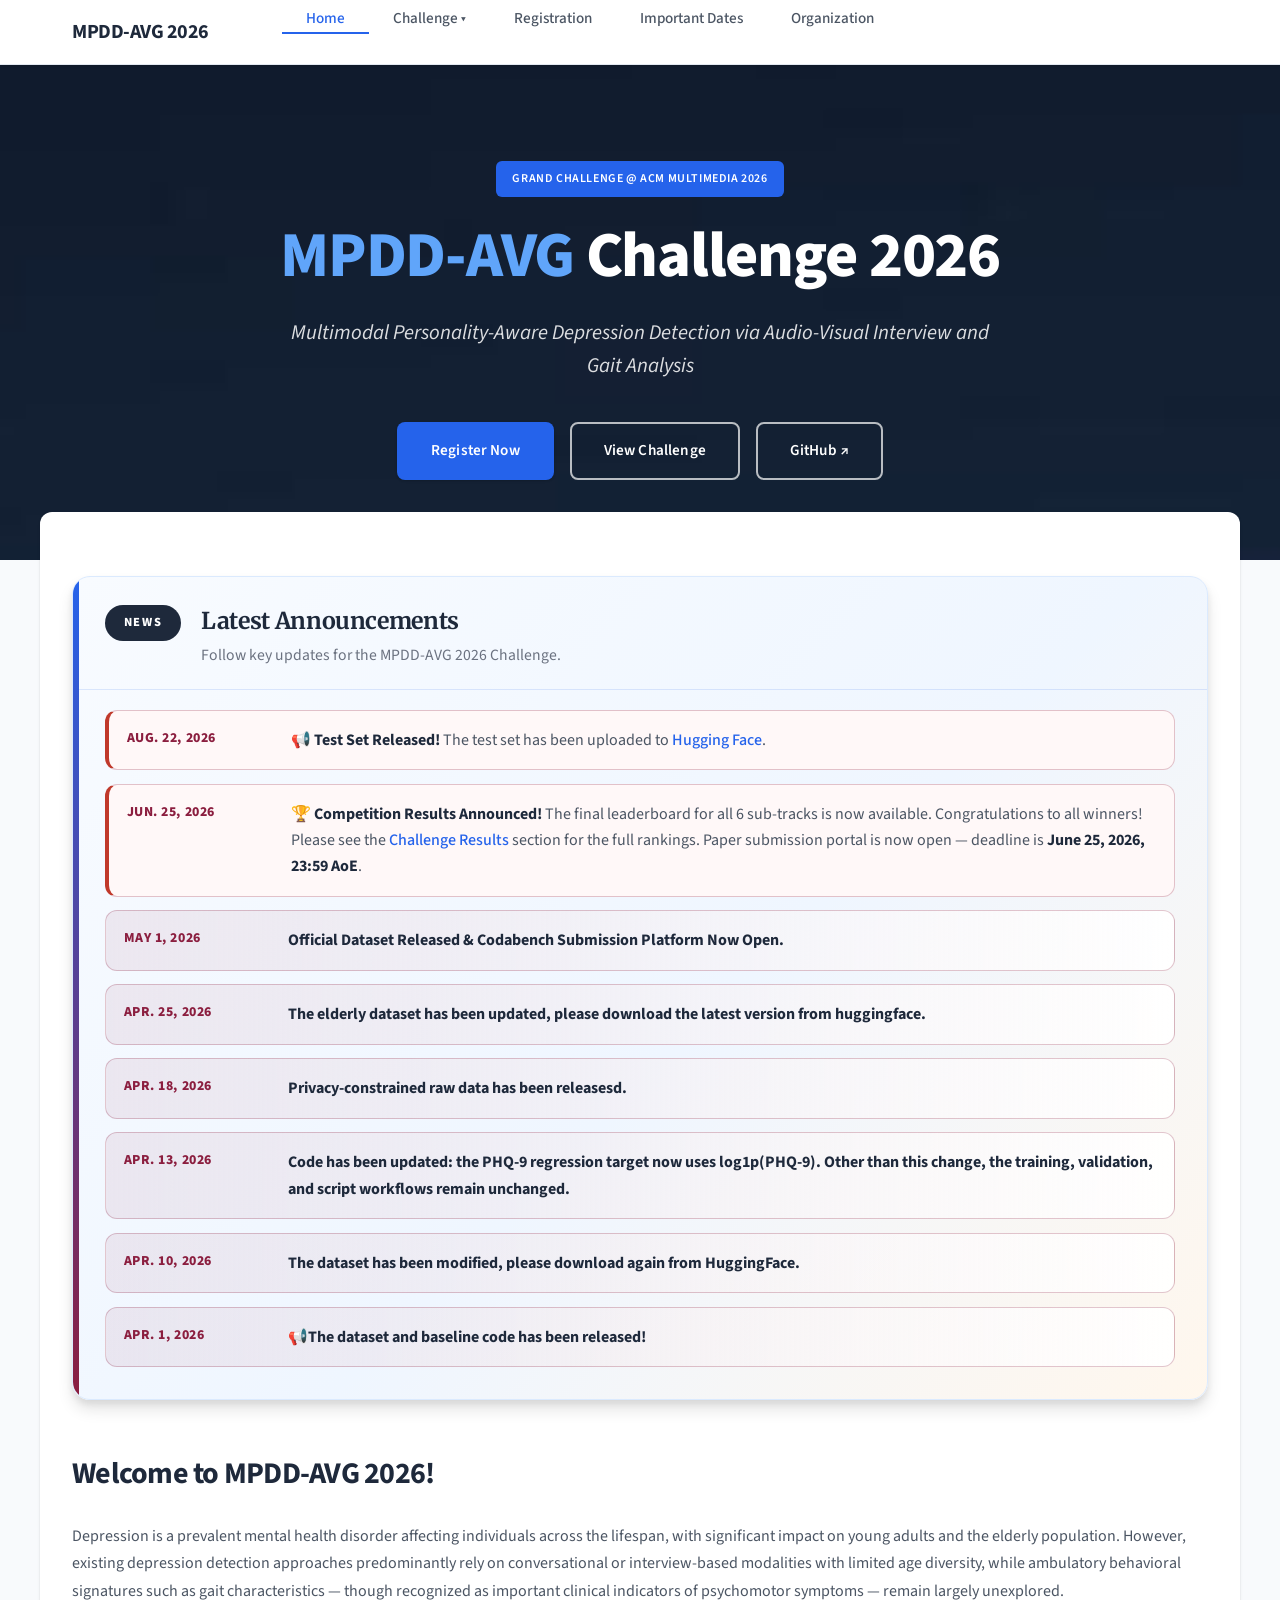
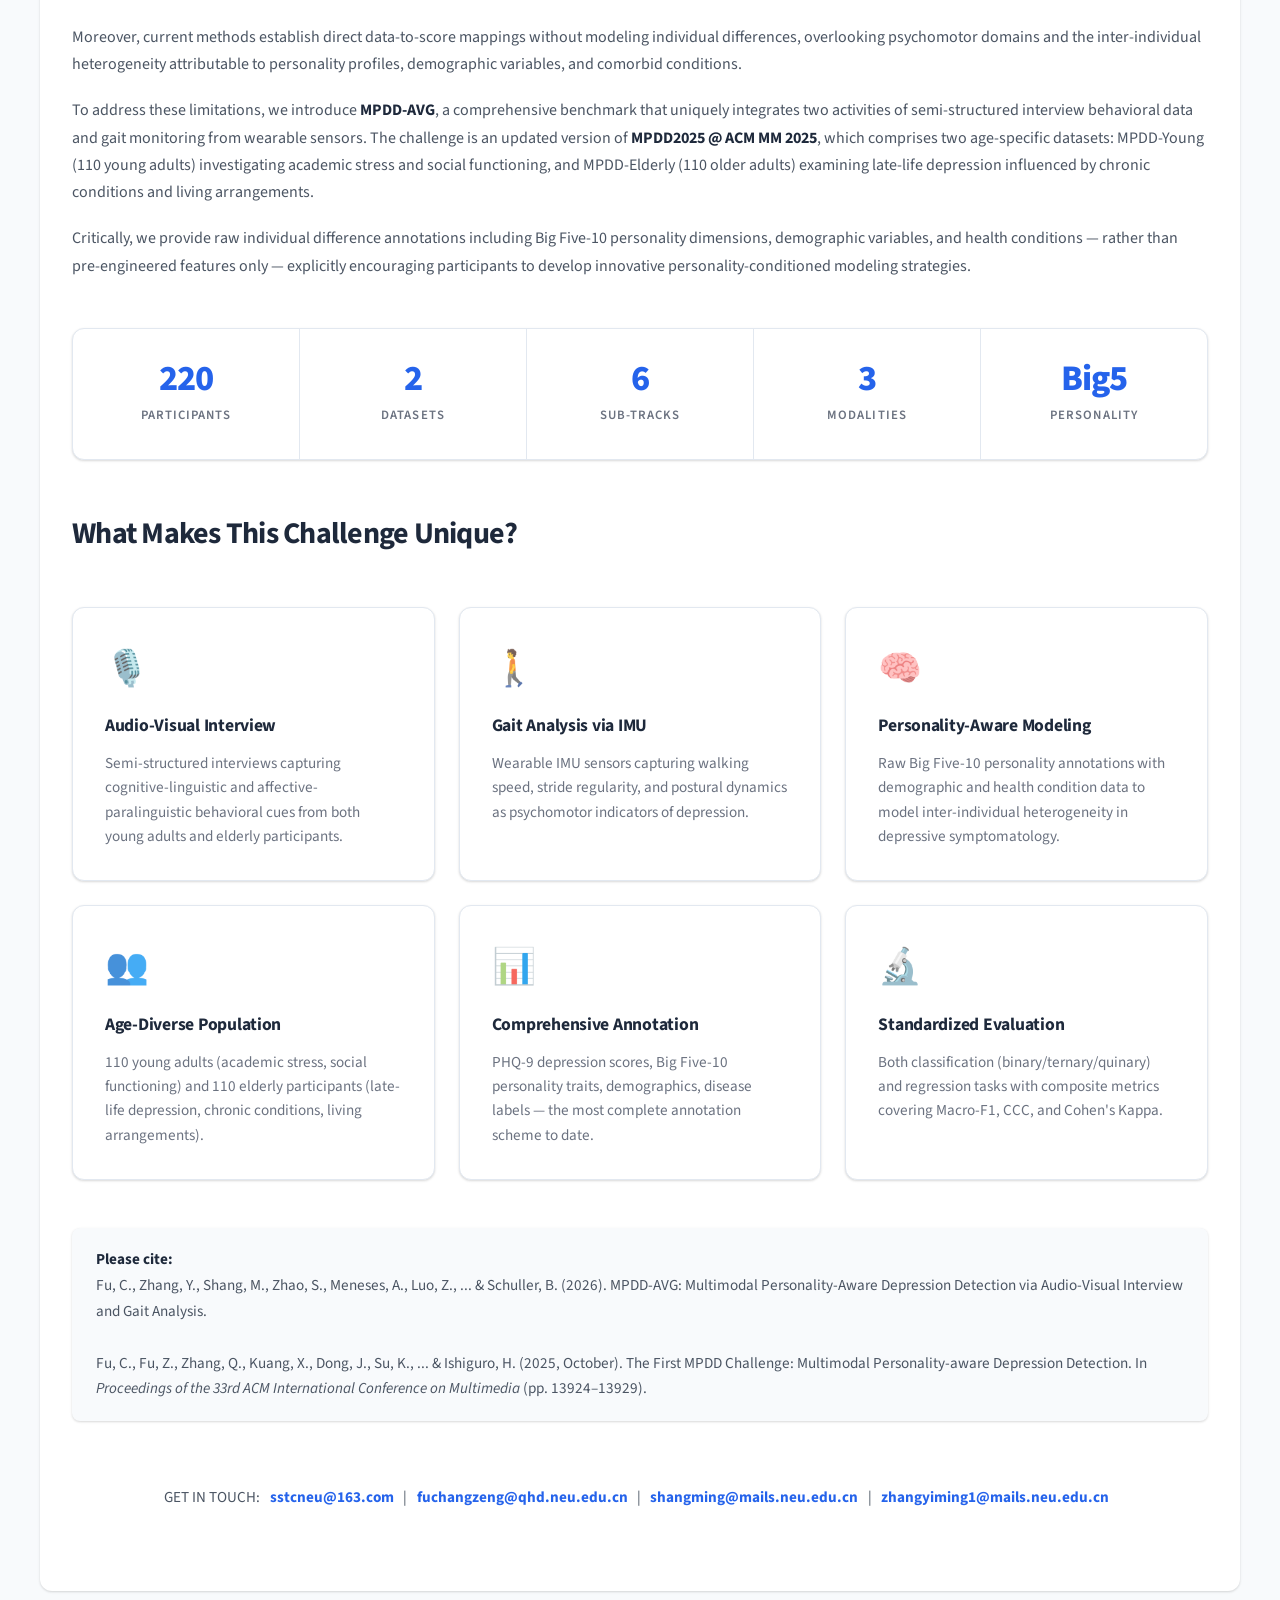
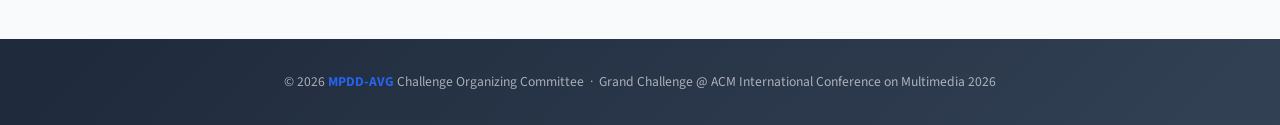
<file: index.html>
<!DOCTYPE html>
<html lang="en">
<head>
  <meta charset="UTF-8"/>
  <meta name="viewport" content="width=device-width, initial-scale=1.0"/>
  <title>MPDD-AVG Challenge @ ACM MM 2026</title>
  <link rel="preconnect" href="https://fonts.googleapis.com">
  <link href="https://fonts.googleapis.com/css2?family=Merriweather:ital,wght@0,400;0,700;1,400&family=Source+Sans+3:wght@400;600;700&family=Source+Code+Pro:wght@400;600&display=swap" rel="stylesheet">
  <link rel="stylesheet" href="style.css">
</head>
<body>

<header>
  <div class="header-inner">
    <a class="site-title" href="index.html">MPDD-AVG 2026</a>
    <button class="hamburger" onclick="document.querySelector('nav').classList.toggle('open')" aria-label="Menu">
      <span></span><span></span><span></span>
    </button>
    <nav>
      <ul>
        <li><a href="index.html" class="active">Home</a></li>
        <li>
          <a href="challenge.html">Challenge ▾</a>
          <ul>
            <li><a href="challenge.html#overview">Overview</a></li>
            <li><a href="challenge.html#dataset">Dataset</a></li>
            <li><a href="challenge.html#tracks">Tracks &amp; Sub-tracks</a></li>
            <li><a href="challenge.html#metrics">Evaluation Metrics</a></li>
            <li><a href="challenge.html#baseline">Baseline &amp; Resources</a></li>
          </ul>
        </li>
        <li><a href="registration.html">Registration</a></li>
        <li><a href="dates.html">Important Dates</a></li>
        <li><a href="organisers.html">Organization</a></li>
      </ul>
    </nav>
  </div>
</header>

<div class="banner" style="background-image: url('imgs/img.png'); background-size: cover; background-position: center; background-repeat: no-repeat;">
  <div class="banner-inner">
    <div class="banner-tag">Grand Challenge @ ACM Multimedia 2026</div>
    <h1><span class="accent">MPDD-AVG</span> Challenge 2026</h1>
    <p>Multimodal Personality-Aware Depression Detection via Audio-Visual Interview and Gait Analysis</p>
    <div class="banner-btns">
      <a href="registration.html" class="btn btn-primary">Register Now</a>
      <a href="challenge.html" class="btn btn-outline-white">View Challenge</a>
      <a href="https://github.com/hacilab/" target="_blank" class="btn btn-outline-white">GitHub ↗</a>
    </div>
  </div>
</div>

<div class="page-wrap">
  <section class="news-panel" aria-labelledby="news-title">
    <div class="news-header">
      <span class="news-kicker">NEWS</span>
      <div>
        <h2 id="news-title">Latest Announcements</h2>
        <p>Follow key updates for the MPDD-AVG 2026 Challenge.</p>
      </div>
    </div>

    <div class="news-list">
      <article class="news-item news-item-featured" style="border-left: 4px solid #c0392b; background: #fff8f8;">
        <time class="news-date" datetime="2026-08-22">Aug. 22, 2026</time>
        <p>
          <strong>📢 Test Set Released!</strong>
          The test set has been uploaded to
          <a href="https://huggingface.co/datasets/chasonfff/MPDD-AVG-2026" target="_blank" rel="noopener noreferrer">Hugging Face</a>.
        </p>
      </article>
      <article class="news-item news-item-featured" style="border-left: 4px solid #c0392b; background: #fff8f8;">
        <time class="news-date" datetime="2026-06-25">Jun. 25, 2026</time>
        <p><strong>🏆 Competition Results Announced!</strong> The final leaderboard for all 6 sub-tracks is now available. Congratulations to all winners! Please see the <a href="challenge.html#results">Challenge Results</a> section for the full rankings. Paper submission portal is now open — deadline is <strong>June 25, 2026, 23:59 AoE</strong>.</p>
      </article>
      <article class="news-item news-item-featured">
        <time class="news-date" datetime="2026-05-01">May 1, 2026</time>
        <p><strong>Official Dataset Released & Codabench Submission Platform Now Open.</strong> </p>
      </article>
      <article class="news-item news-item-featured">
        <time class="news-date" datetime="2026-04-25">Apr. 25, 2026</time>
        <p><strong>The elderly dataset has been updated, please download the latest version from huggingface.</strong> </p>
      </article>
      <article class="news-item news-item-featured">
        <time class="news-date" datetime="2026-04-18">Apr. 18, 2026</time>
        <p><strong>Privacy-constrained raw data has been releasesd. </strong> </p>
      </article>
      <article class="news-item news-item-featured">
        <time class="news-date" datetime="2026-04-13">Apr. 13, 2026</time>
        <p><strong>Code has been updated: the PHQ-9 regression target now uses log1p(PHQ-9). Other than this change, the training, validation, and script workflows remain unchanged. </strong> </p>
      </article>
      <article class="news-item news-item-featured">
        <time class="news-date" datetime="2026-04-10">Apr. 10, 2026</time>
        <p><strong>The dataset has been modified, please download again from HuggingFace.</strong> </p>
      </article>
      <article class="news-item news-item-featured">
        <time class="news-date" datetime="2026-04-10">Apr. 1, 2026</time>
        <p><strong>📢The dataset and baseline code has been released!</strong> </p>
      </article>
    </div>
  </section>

  <h2>Welcome to MPDD-AVG 2026!</h2>

  <p>
    Depression is a prevalent mental health disorder affecting individuals across the lifespan, with significant impact on young adults and the elderly population. However, existing depression detection approaches predominantly rely on conversational or interview-based modalities with limited age diversity, while ambulatory behavioral signatures such as gait characteristics — though recognized as important clinical indicators of psychomotor symptoms — remain largely unexplored.
  </p>
  <p>
    Moreover, current methods establish direct data-to-score mappings without modeling individual differences, overlooking psychomotor domains and the inter-individual heterogeneity attributable to personality profiles, demographic variables, and comorbid conditions.
  </p>
  <p>
    To address these limitations, we introduce <strong>MPDD-AVG</strong>, a comprehensive benchmark that uniquely integrates two activities of semi-structured interview behavioral data and gait monitoring from wearable sensors. The challenge is an updated version of <strong>MPDD2025 @ ACM MM 2025</strong>, which comprises two age-specific datasets: MPDD-Young (110 young adults) investigating academic stress and social functioning, and MPDD-Elderly (110 older adults) examining late-life depression influenced by chronic conditions and living arrangements.
  </p>
  <p>
    Critically, we provide raw individual difference annotations including Big Five-10 personality dimensions, demographic variables, and health conditions — rather than pre-engineered features only — explicitly encouraging participants to develop innovative personality-conditioned modeling strategies.
  </p>

  <div class="stats-bar">
    <div class="stat-item">
      <span class="stat-num">220</span>
      <span class="stat-lbl">Participants</span>
    </div>
    <div class="stat-item">
      <span class="stat-num">2</span>
      <span class="stat-lbl">Datasets</span>
    </div>
    <div class="stat-item">
      <span class="stat-num">6</span>
      <span class="stat-lbl">Sub-tracks</span>
    </div>
    <div class="stat-item">
      <span class="stat-num">3</span>
      <span class="stat-lbl">Modalities</span>
    </div>
    <div class="stat-item">
      <span class="stat-num">Big5</span>
      <span class="stat-lbl">Personality</span>
    </div>
  </div>

  <h2>What Makes This Challenge Unique?</h2>

  <div class="cards">
    <div class="card">
      <div class="card-icon">🎙️</div>
      <h3>Audio-Visual Interview</h3>
      <p>Semi-structured interviews capturing cognitive-linguistic and affective-paralinguistic behavioral cues from both young adults and elderly participants.</p>
    </div>
    <div class="card">
      <div class="card-icon">🚶</div>
      <h3>Gait Analysis via IMU</h3>
      <p>Wearable IMU sensors capturing walking speed, stride regularity, and postural dynamics as psychomotor indicators of depression.</p>
    </div>
    <div class="card">
      <div class="card-icon">🧠</div>
      <h3>Personality-Aware Modeling</h3>
      <p>Raw Big Five-10 personality annotations with demographic and health condition data to model inter-individual heterogeneity in depressive symptomatology.</p>
    </div>
    <div class="card">
      <div class="card-icon">👥</div>
      <h3>Age-Diverse Population</h3>
      <p>110 young adults (academic stress, social functioning) and 110 elderly participants (late-life depression, chronic conditions, living arrangements).</p>
    </div>
    <div class="card">
      <div class="card-icon">📊</div>
      <h3>Comprehensive Annotation</h3>
      <p>PHQ-9 depression scores, Big Five-10 personality traits, demographics, disease labels — the most complete annotation scheme to date.</p>
    </div>
    <div class="card">
      <div class="card-icon">🔬</div>
      <h3>Standardized Evaluation</h3>
      <p>Both classification (binary/ternary/quinary) and regression tasks with composite metrics covering Macro-F1, CCC, and Cohen's Kappa.</p>
    </div>
  </div>

   <div class="cite">
    <strong>Please cite:</strong><br>
    Fu, C., Zhang, Y., Shang, M., Zhao, S., Meneses, A., Luo, Z., ... &amp; Schuller, B. (2026). MPDD-AVG: Multimodal Personality-Aware Depression Detection via Audio-Visual Interview and Gait Analysis.<br><br>
    Fu, C., Fu, Z., Zhang, Q., Kuang, X., Dong, J., Su, K., ... &amp; Ishiguro, H. (2025, October). The First MPDD Challenge: Multimodal Personality-aware Depression Detection. In <em>Proceedings of the 33rd ACM International Conference on Multimedia</em> (pp. 13924–13929).
  </div>

  <div class="contact-bar">
    GET IN TOUCH: <a href="mailto:sstcneu@163.com">sstcneu@163.com</a> | <a href="mailto:fuchangzeng@qhd.neu.edu.cn">fuchangzeng@qhd.neu.edu.cn</a> | <a href="mailto:shangming@mails.neu.edu.cn">shangming@mails.neu.edu.cn</a> | <a href="mailto:zhangyiming1@mails.neu.edu.cn">zhangyiming1@mails.neu.edu.cn</a>
  </div>

</div>

<footer>
  <p>© 2026 <span class="red">MPDD-AVG</span> Challenge Organizing Committee &nbsp;·&nbsp; Grand Challenge @ ACM International Conference on Multimedia 2026</p>
</footer>

</body>
</html>
</file>
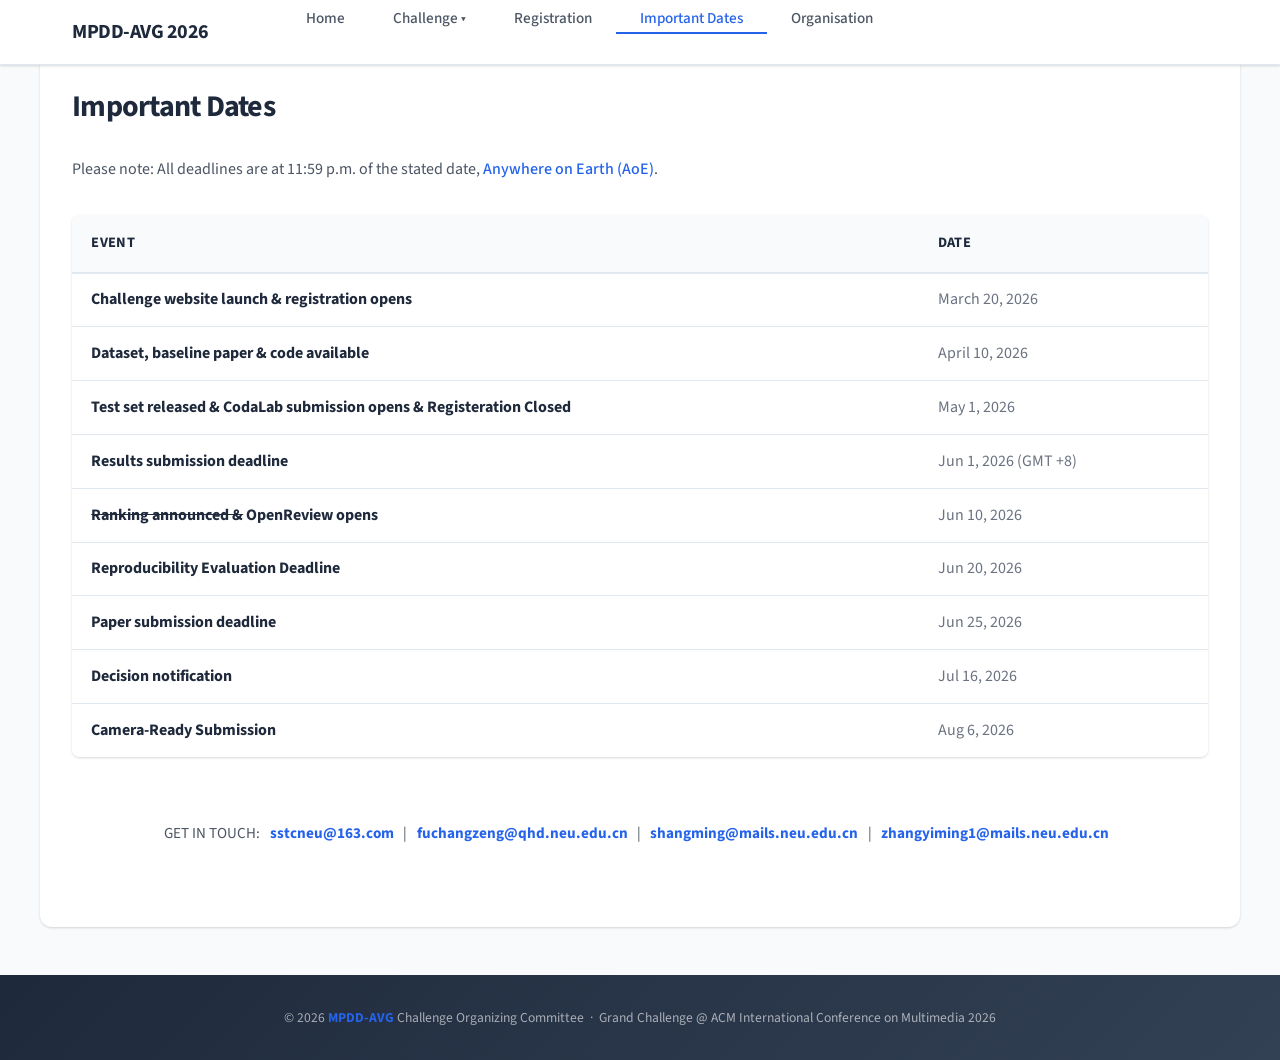
<file: dates.html>
<!DOCTYPE html>
<html lang="en">
<head>
  <meta charset="UTF-8"/>
  <meta name="viewport" content="width=device-width, initial-scale=1.0"/>
  <title>Important Dates — MPDD-AVG 2026</title>
  <link rel="preconnect" href="https://fonts.googleapis.com">
  <link href="https://fonts.googleapis.com/css2?family=Merriweather:ital,wght@0,400;0,700;1,400&family=Source+Sans+3:wght@400;600;700&family=Source+Code+Pro:wght@400;600&display=swap" rel="stylesheet">
  <link rel="stylesheet" href="style.css">
</head>
<body>

<header>
  <div class="header-inner">
    <a class="site-title" href="index.html">MPDD-AVG 2026</a>
    <button class="hamburger" onclick="document.querySelector('nav').classList.toggle('open')" aria-label="Menu">
      <span></span><span></span><span></span>
    </button>
    <nav>
      <ul>
        <li><a href="index.html">Home</a></li>
        <li>
          <a href="challenge.html">Challenge ▾</a>
          <ul>
            <li><a href="challenge.html#overview">Overview</a></li>
            <li><a href="challenge.html#dataset">Dataset</a></li>
            <li><a href="challenge.html#tracks">Tracks &amp; Sub-tracks</a></li>
            <li><a href="challenge.html#metrics">Evaluation Metrics</a></li>
            <li><a href="challenge.html#baseline">Baseline &amp; Resources</a></li>
          </ul>
        </li>
        <li><a href="registration.html">Registration</a></li>
        <li><a href="dates.html" class="active">Important Dates</a></li>
        <li><a href="organisers.html">Organisation</a></li>
      </ul>
    </nav>
  </div>
</header>

<div class="page-wrap">

  <h2>Important Dates</h2>

  <p>Please note: All deadlines are at 11:59 p.m. of the stated date, <a href="https://www.timeanddate.com/time/zones/aoe" target="_blank">Anywhere on Earth (AoE)</a>.</p>

  <table class="dates-table">
    <thead>
      <tr>
        <th>Event</th>
        <th>Date</th>
      </tr>
    </thead>
    <tbody>
      <tr>
        <td>Challenge website launch &amp; registration opens</td>
        <td>March 20, 2026</td>
      </tr>
      <tr>
        <td>Dataset, baseline paper &amp; code available</td>
        <td>April 10, 2026</td>
      </tr>
      <tr>
        <td>Test set released &amp; CodaLab submission opens &amp; Registeration Closed</td>
        <td>May 1, 2026</td>
      </tr>
      <tr>
        <td>Results submission deadline</td>
        <td>Jun 1, 2026 (GMT +8)</td>
      </tr>
      <tr>
        <td><s>Ranking announced &</s> OpenReview opens</td>
        <td>Jun 10, 2026</td>
      </tr>
      <tr>
        <td>Reproducibility Evaluation Deadline</td>
        <td>Jun 20, 2026</td>
      </tr>
      <tr>
        <td>Paper submission deadline</td>
        <td>Jun 25, 2026</td>
      </tr>
      <tr>
        <td>Decision notification</td>
        <td>Jul 16, 2026</td>
      </tr>
      <tr>
        <td>Camera-Ready Submission</td>
        <td>Aug 6, 2026</td>
      </tr>
    </tbody>
  </table>

  <div class="contact-bar">
    GET IN TOUCH: <a href="mailto:sstcneu@163.com">sstcneu@163.com</a> | <a href="mailto:fuchangzeng@qhd.neu.edu.cn">fuchangzeng@qhd.neu.edu.cn</a> | <a href="mailto:shangming@mails.neu.edu.cn">shangming@mails.neu.edu.cn</a> | <a href="mailto:zhangyiming1@mails.neu.edu.cn">zhangyiming1@mails.neu.edu.cn</a>
  </div>

</div>

<footer>
  <p>© 2026 <span class="red">MPDD-AVG</span> Challenge Organizing Committee &nbsp;·&nbsp; Grand Challenge @ ACM International Conference on Multimedia 2026</p>
</footer>

</body>
</html>
</file>
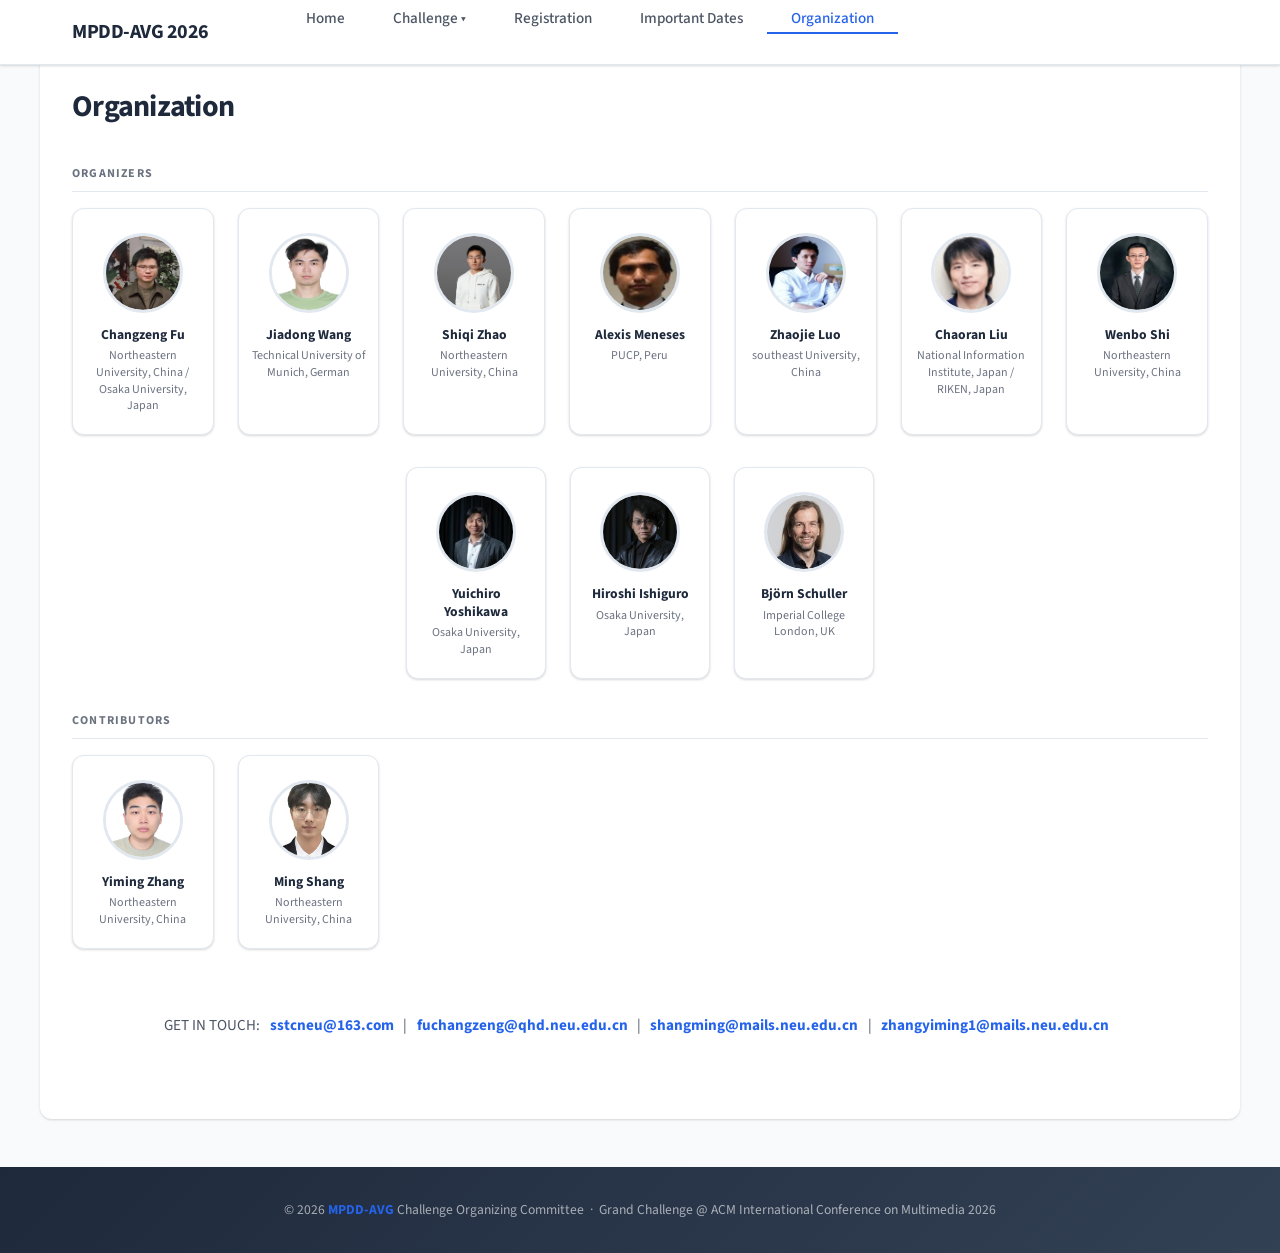
<file: organisers.html>
<!DOCTYPE html>
<html lang="en">
<head>
  <meta charset="UTF-8"/>
  <meta name="viewport" content="width=device-width, initial-scale=1.0"/>
  <title>Organization — MPDD-AVG 2026</title>
  <link rel="preconnect" href="https://fonts.googleapis.com">
  <link href="https://fonts.googleapis.com/css2?family=Merriweather:ital,wght@0,400;0,700;1,400&family=Source+Sans+3:wght@400;600;700&family=Source+Code+Pro:wght@400;600&display=swap" rel="stylesheet">
  <link rel="stylesheet" href="style.css">
</head>
<body>

<header>
  <div class="header-inner">
    <a class="site-title" href="index.html">MPDD-AVG 2026</a>
    <button class="hamburger" onclick="document.querySelector('nav').classList.toggle('open')" aria-label="Menu">
      <span></span><span></span><span></span>
    </button>
    <nav>
      <ul>
        <li><a href="index.html">Home</a></li>
        <li>
          <a href="challenge.html">Challenge ▾</a>
          <ul>
            <li><a href="challenge.html#overview">Overview</a></li>
            <li><a href="challenge.html#dataset">Dataset</a></li>
            <li><a href="challenge.html#tracks">Tracks &amp; Sub-tracks</a></li>
            <li><a href="challenge.html#metrics">Evaluation Metrics</a></li>
            <li><a href="challenge.html#baseline">Baseline &amp; Resources</a></li>
          </ul>
        </li>
        <li><a href="registration.html">Registration</a></li>
        <li><a href="dates.html">Important Dates</a></li>
        <li><a href="organisers.html" class="active">Organization</a></li>
      </ul>
    </nav>
  </div>
</header>

<div class="page-wrap">

  <h2>Organization</h2>

  <div class="org-section">
    <div class="org-label">Organizers</div>
    <div class="org-grid">

      <div class="org-card">
        <div class="org-pic">
          <img src="imgs/Contributors/Changzeng%20Fu.png" alt="Changzeng Fu" onerror="this.style.display='none'">
        </div>
        <div class="org-name">Changzeng Fu</div>
        <div class="org-aff">Northeastern University, China / Osaka University, Japan</div>
      </div>

      <div class="org-card">
        <div class="org-pic">
          <img src="imgs/Contributors/JiadongWang .png" alt="Jiadong Wang" onerror="this.style.display='none'">
        </div>
        <div class="org-name">Jiadong Wang</div>
        <div class="org-aff">Technical University of Munich, German</div>
      </div>

      <div class="org-card">
        <div class="org-pic">
          <img src="imgs/Contributors/Shiqi%20Zhao%20.png" alt="Shiqi Zhao" onerror="this.style.display='none'">
        </div>
        <div class="org-name">Shiqi Zhao</div>
        <div class="org-aff">Northeastern University, China</div>
      </div>

      <div class="org-card">
        <div class="org-pic">
          <img src="imgs/Contributors/Alexis Meneses .png" onerror="this.style.display='none'">
        </div>
        <div class="org-name">Alexis Meneses</div>
        <div class="org-aff">PUCP, Peru</div>
      </div>

      <div class="org-card">
        <div class="org-pic">
          <img src="imgs/Contributors/Zhaojie Luo .png" alt="Zhaojie Luo" onerror="this.style.display='none'">
        </div>
        <div class="org-name">Zhaojie Luo</div>
        <div class="org-aff">southeast University, China</div>
      </div>

      <div class="org-card">
        <div class="org-pic">
          <img src="imgs/Contributors/Chaoran Liu .png" alt="Chaoran Liu" onerror="this.style.display='none'">
        </div>
        <div class="org-name">Chaoran Liu</div>
        <div class="org-aff">National Information Institute, Japan / RIKEN, Japan</div>
      </div>

      <div class="org-card">
        <div class="org-pic">
          <img src="imgs/Contributors/Wenbo Shi.png" onerror="this.style.display='none'">
        </div>
        <div class="org-name">Wenbo Shi</div>
        <div class="org-aff">Northeastern University, China</div>
      </div>
    </div>
    <div class="org-grid-center">
      <div class="org-card">
        <div class="org-pic">
          <img src="imgs/Contributors/Yuichiro Yoshikawa .png" alt="Yuichiro Yoshikawa" onerror="this.style.display='none'">
        </div>
        <div class="org-name">Yuichiro Yoshikawa</div>
        <div class="org-aff">Osaka University, Japan</div>
      </div>

      <div class="org-card">
        <div class="org-pic">
          <img src="imgs/Contributors/Hiroshi Ishiguro .png" alt="Hiroshi Ishiguro" onerror="this.style.display='none'">
        </div>
        <div class="org-name">Hiroshi Ishiguro</div>
        <div class="org-aff">Osaka University, Japan</div>
      </div>

      <div class="org-card">
        <div class="org-pic">
          <img src="imgs/Contributors/Björn Schuller .png" alt="Björn Schuller" onerror="this.style.display='none'">
        </div>
        <div class="org-name">Björn Schuller</div>
        <div class="org-aff">Imperial College London, UK</div>
      </div>

    </div>
</div>

  <div class="org-section">
    <div class="org-label">Contributors</div>
    <div class="org-grid">

      <div class="org-card">
        <div class="org-pic">
           <img src="imgs/Organizers/yiming.jpg" onerror="this.style.display='none'">
        </div>
        <div class="org-name">Yiming Zhang</div>
        <div class="org-aff">Northeastern University, China</div>
      </div>

      <div class="org-card">
        <div class="org-pic">
          <img src="imgs/Organizers/shangming.jpg"  onerror="this.style.display='none'">
        </div>
        <div class="org-name">Ming Shang</div>
        <div class="org-aff">Northeastern University, China</div>
      </div>

    </div>
  </div>

  <div class="contact-bar">
    GET IN TOUCH: <a href="mailto:sstcneu@163.com">sstcneu@163.com</a> | <a href="mailto:fuchangzeng@qhd.neu.edu.cn">fuchangzeng@qhd.neu.edu.cn</a> | <a href="mailto:shangming@mails.neu.edu.cn">shangming@mails.neu.edu.cn</a> | <a href="mailto:zhangyiming1@mails.neu.edu.cn">zhangyiming1@mails.neu.edu.cn</a>
  </div>

</div>

<footer>
  <p>© 2026 <span class="red">MPDD-AVG</span> Challenge Organizing Committee &nbsp;·&nbsp; Grand Challenge @ ACM International Conference on Multimedia 2026</p>
</footer>

</body>

</html>
</file>
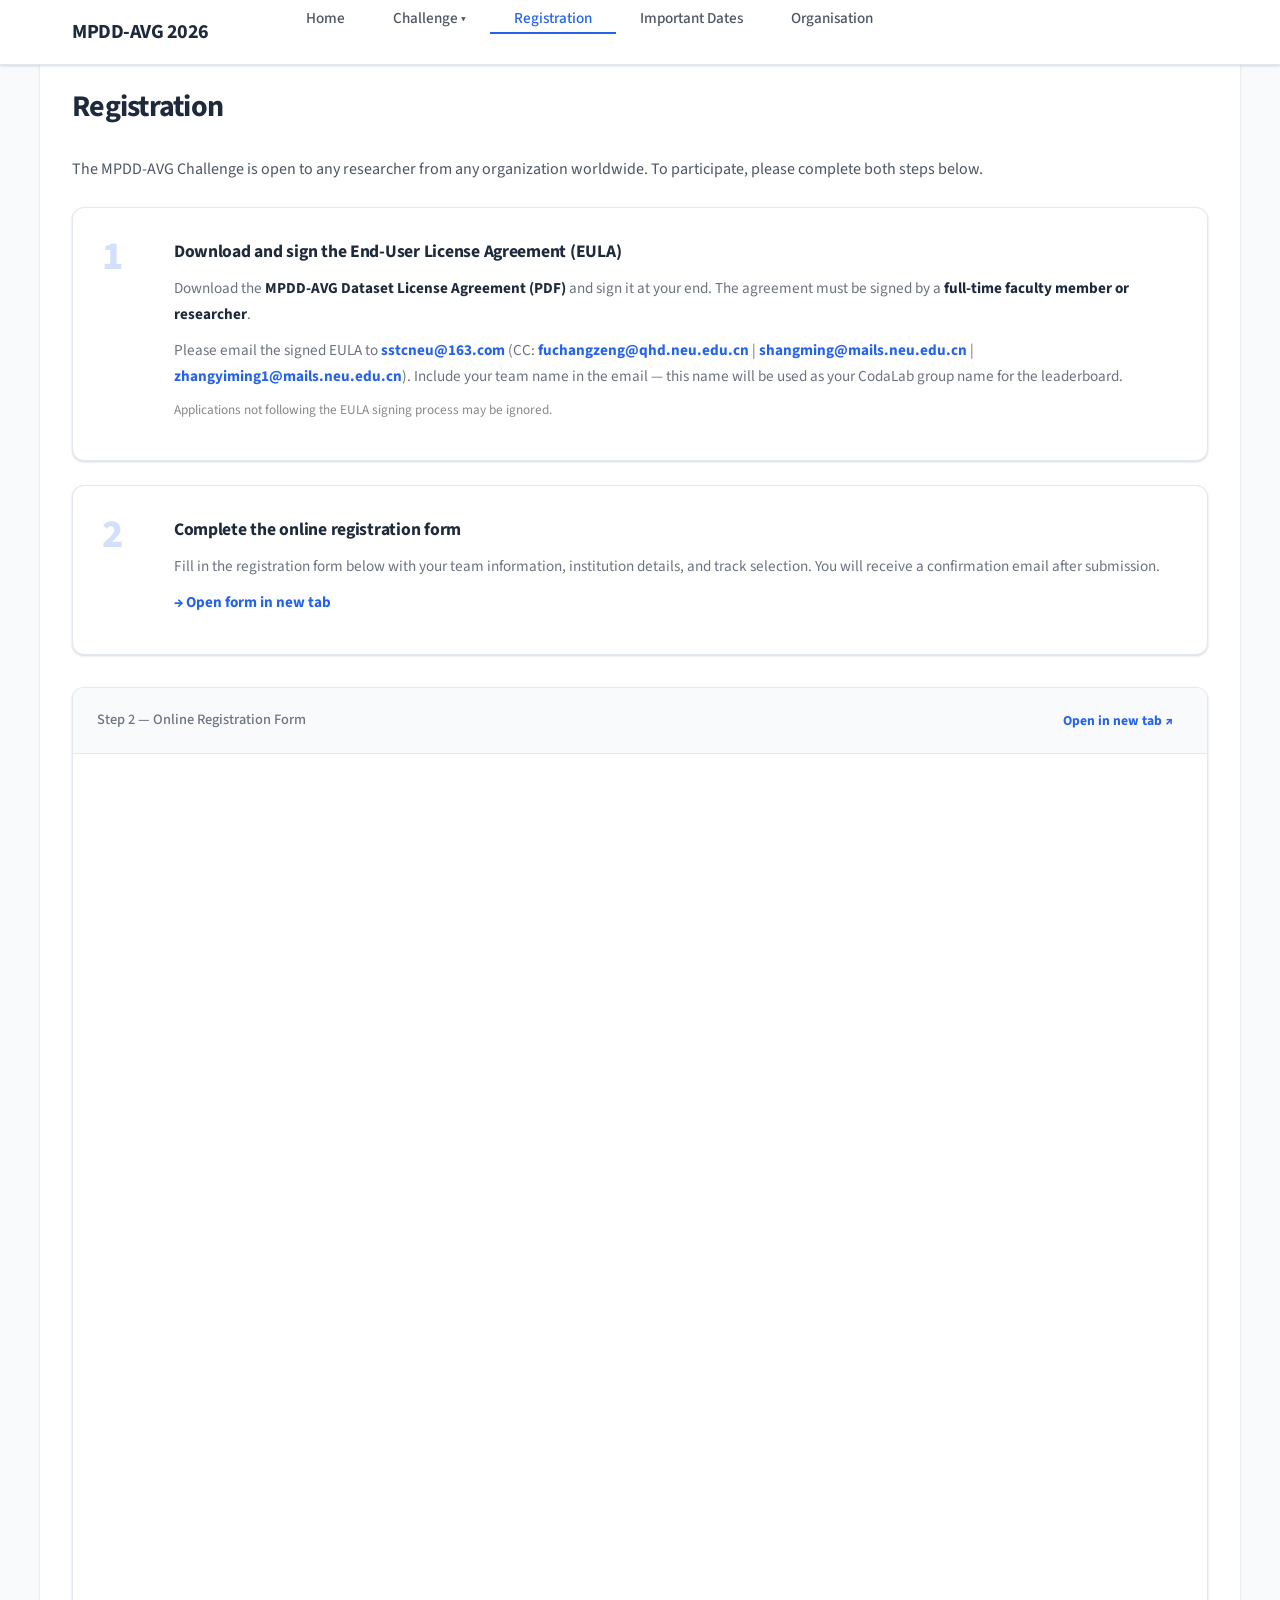
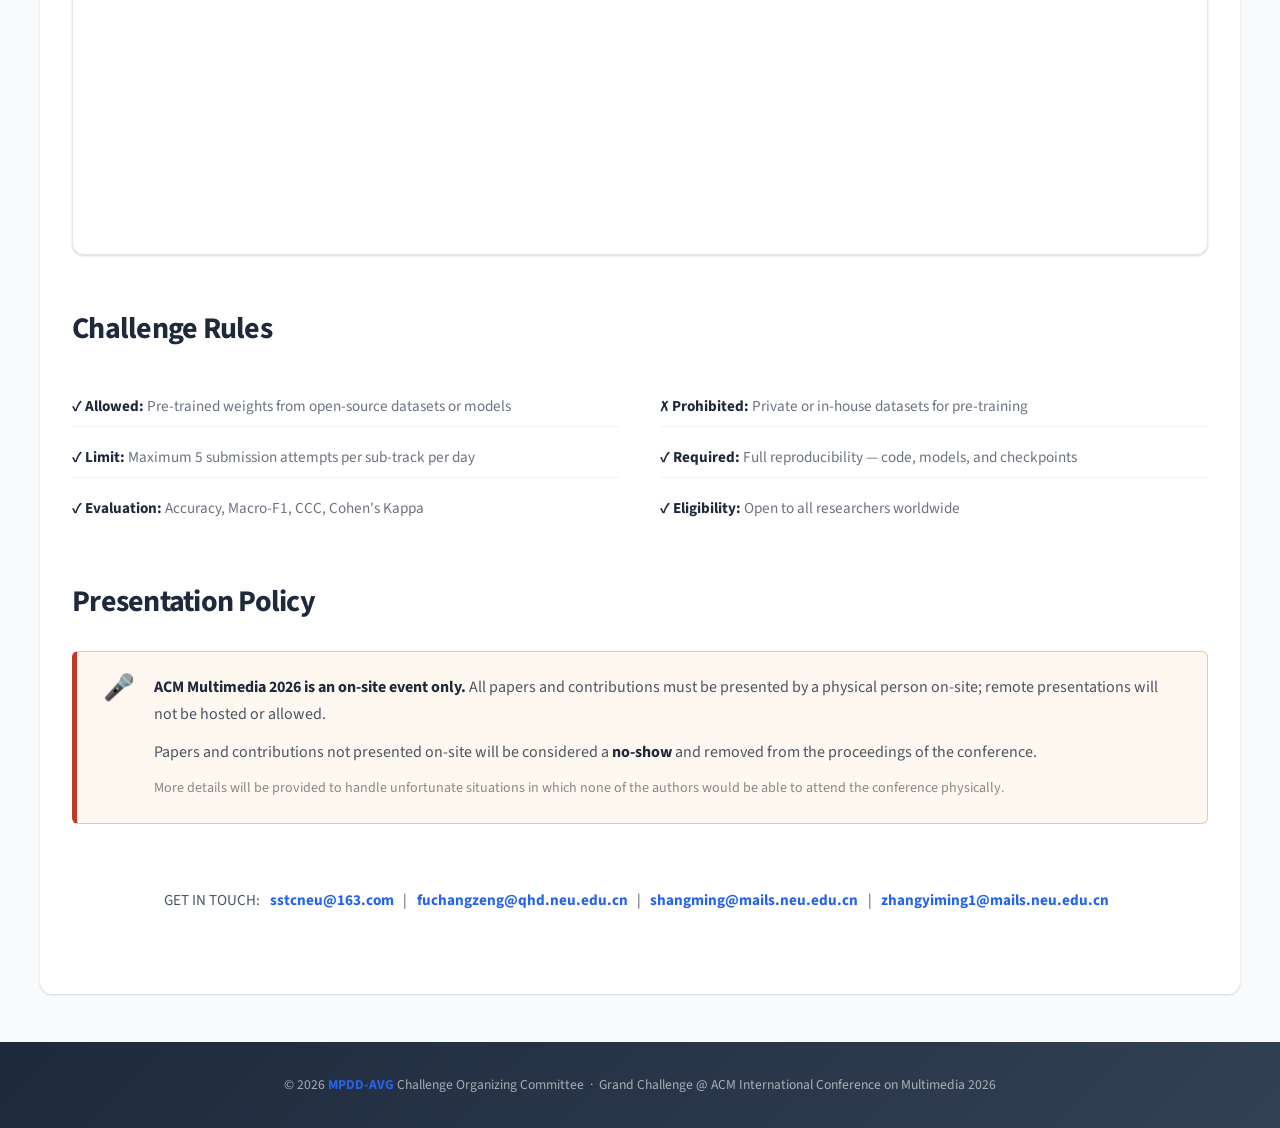
<file: registration.html>
<!DOCTYPE html>
<html lang="en">
<head>
  <meta charset="UTF-8"/>
  <meta name="viewport" content="width=device-width, initial-scale=1.0"/>
  <title>Registration — MPDD-AVG 2026</title>
  <link rel="preconnect" href="https://fonts.googleapis.com">
  <link href="https://fonts.googleapis.com/css2?family=Merriweather:ital,wght@0,400;0,700;1,400&family=Source+Sans+3:wght@400;600;700&family=Source+Code+Pro:wght@400;600&display=swap" rel="stylesheet">
  <link rel="stylesheet" href="style.css">
</head>
<body>

<header>
  <div class="header-inner">
    <a class="site-title" href="index.html">MPDD-AVG 2026</a>
    <button class="hamburger" onclick="document.querySelector('nav').classList.toggle('open')" aria-label="Menu">
      <span></span><span></span><span></span>
    </button>
    <nav>
      <ul>
        <li><a href="index.html">Home</a></li>
        <li>
          <a href="challenge.html">Challenge ▾</a>
          <ul>
            <li><a href="challenge.html#overview">Overview</a></li>
            <li><a href="challenge.html#dataset">Dataset</a></li>
            <li><a href="challenge.html#tracks">Tracks &amp; Sub-tracks</a></li>
            <li><a href="challenge.html#metrics">Evaluation Metrics</a></li>
            <li><a href="challenge.html#baseline">Baseline &amp; Resources</a></li>
          </ul>
        </li>
        <li><a href="registration.html" class="active">Registration</a></li>
        <li><a href="dates.html">Important Dates</a></li>
        <li><a href="organisers.html">Organisation</a></li>
      </ul>
    </nav>
  </div>
</header>

<div class="page-wrap">

  <h2>Registration</h2>

  <p>The MPDD-AVG Challenge is open to any researcher from any organization worldwide. To participate, please complete both steps below.</p>

  <div class="steps">
    <div class="step">
      <div class="step-num">1</div>
      <div class="step-body">
        <h3>Download and sign the End-User License Agreement (EULA)</h3>
        <p>
          Download the <a href="https://github.com/hacilab/MPDD/blob/main/MPDD%20Dataset%20License%20Agreementt.pdf" target="_blank"><strong>MPDD-AVG Dataset License Agreement (PDF)</strong></a> and sign it at your end. The agreement must be signed by a <strong>full-time faculty member or researcher</strong>.
        </p>
        <p>
          Please email the signed EULA to <a href="mailto:sstcneu@163.com">sstcneu@163.com</a> (CC: <a href="mailto:fuchangzeng@qhd.neu.edu.cn">fuchangzeng@qhd.neu.edu.cn</a> | <a href="mailto:shangming@mails.neu.edu.cn">shangming@mails.neu.edu.cn</a> | <a href="mailto:zhangyiming1@mails.neu.edu.cn">zhangyiming1@mails.neu.edu.cn</a>). Include your team name in the email — this name will be used as your CodaLab group name for the leaderboard.
        </p>
        <p style="font-size:0.83rem; color:#888;">Applications not following the EULA signing process may be ignored.</p>
      </div>
    </div>

    <div class="step">
      <div class="step-num">2</div>
      <div class="step-body">
        <h3>Complete the online registration form</h3>
        <p>Fill in the registration form below with your team information, institution details, and track selection. You will receive a confirmation email after submission.</p>
        <p><a href="https://docs.google.com/forms/d/e/1FAIpQLScAeOCfQNuBMrKLfgNorW7XwJBB463MdKEQ1Y8M7aUmyG4a7Q/viewform?usp=sf_link" target="_blank">→ Open form in new tab</a></p>
      </div>
    </div>
  </div>

  <div class="form-wrap">
    <div class="form-header">
      <span>Step 2 — Online Registration Form</span>
      <a href="https://docs.google.com/forms/d/e/1FAIpQLScAeOCfQNuBMrKLfgNorW7XwJBB463MdKEQ1Y8M7aUmyG4a7Q/viewform?usp=sf_link" target="_blank">Open in new tab ↗</a>
    </div>
    <iframe
      src="https://docs.google.com/forms/d/e/1FAIpQLScAeOCfQNuBMrKLfgNorW7XwJBB463MdKEQ1Y8M7aUmyG4a7Q/viewform?embedded=true"
      width="100%"
      height="1100"
      frameborder="0"
      marginheight="0"
      marginwidth="0"
      loading="lazy"
      style="display:block;"
    >Loading registration form…</iframe>
  </div>

  <h2>Challenge Rules</h2>

  <div class="rules">
    <div class="rule"><strong>✓ Allowed:</strong> Pre-trained weights from open-source datasets or models</div>
    <div class="rule"><strong>✗ Prohibited:</strong> Private or in-house datasets for pre-training</div>
    <div class="rule"><strong>✓ Limit:</strong> Maximum 5 submission attempts per sub-track per day</div>
    <div class="rule"><strong>✓ Required:</strong> Full reproducibility — code, models, and checkpoints</div>
    <div class="rule"><strong>✓ Evaluation:</strong> Accuracy, Macro-F1, CCC, Cohen's Kappa</div>
    <div class="rule"><strong>✓ Eligibility:</strong> Open to all researchers worldwide</div>
  </div>

 <!-- ── Presentation Policy ── -->
  <h2>Presentation Policy</h2>
 
  <div class="policy-box">
    <div class="policy-icon">🎤</div>
    <div class="policy-body">
      <p>
        <strong>ACM Multimedia 2026 is an on-site event only.</strong> All papers and contributions must be presented by a physical person on-site; remote presentations will not be hosted or allowed.
      </p>
      <p>
        Papers and contributions not presented on-site will be considered a <strong>no-show</strong> and removed from the proceedings of the conference.
      </p>
      <p style="font-size:0.88rem; color:#888; margin-bottom:0;">
        More details will be provided to handle unfortunate situations in which none of the authors would be able to attend the conference physically.
      </p>
    </div>
  </div>
 
  <style>
    .policy-box {
      display: flex;
      gap: 1.2rem;
      align-items: flex-start;
      background: #fff8f0;
      border: 1.5px solid #e8c89a;
      border-left: 5px solid #c0392b;
      border-radius: 6px;
      padding: 1.4rem 1.6rem;
      margin: 1.2rem 0 2rem;
    }
    .policy-icon {
      font-size: 1.6rem;
      line-height: 1;
      flex-shrink: 0;
      margin-top: 0.1rem;
    }
    .policy-body p {
      margin: 0 0 0.75rem;
      line-height: 1.65;
    }
    .policy-body p:last-child {
      margin-bottom: 0;
    }
  </style>
  <!-- ── /Presentation Policy ── -->
  
  <div class="contact-bar">
    GET IN TOUCH: <a href="mailto:sstcneu@163.com">sstcneu@163.com</a> | <a href="mailto:fuchangzeng@qhd.neu.edu.cn">fuchangzeng@qhd.neu.edu.cn</a> | <a href="mailto:shangming@mails.neu.edu.cn">shangming@mails.neu.edu.cn</a> | <a href="mailto:zhangyiming1@mails.neu.edu.cn">zhangyiming1@mails.neu.edu.cn</a>
  </div>

</div>

<footer>
  <p>© 2026 <span class="red">MPDD-AVG</span> Challenge Organizing Committee &nbsp;·&nbsp; Grand Challenge @ ACM International Conference on Multimedia 2026</p>
</footer>

</body>
</html>
</file>
<file: style.css>
/* =========================================================
   MPDD-AVG 2026 — Modern Academic Conference Theme
   Inspired by ACM, NeurIPS, CVPR & OpenAI Design Standards
   ========================================================= */

:root {
  /* 知性科技蓝主色调 */
  --primary:      #2563eb;
  --primary-hover: #1d4ed8;
  --primary-light: #3b82f6;
  
  /* 现代化灰度系统 */
  --dark:         #1e293b;
  --mid:          #4b5563;
  --muted:        #6b7280;
  --light:        #f8fafc;
  --light-blue:   #eff6ff;
  --border:       #e2e8f0;
  --white:        #ffffff;
  
  /* 布局 */
  --max:          1200px;
  
  /* 高级弥散阴影系统 */
  --shadow-light: 0 1px 3px rgba(0, 0, 0, 0.1), 0 1px 2px rgba(0, 0, 0, 0.06);
  --shadow-medium: 0 4px 6px rgba(0, 0, 0, 0.07), 0 10px 15px rgba(0, 0, 0, 0.1);
  --shadow-large: 0 10px 25px rgba(0, 0, 0, 0.1), 0 20px 40px rgba(0, 0, 0, 0.06);
  
  /* 现代过渡动画 */
  --transition: all 0.2s cubic-bezier(0.4, 0, 0.2, 1);
}

* { 
  margin: 0; 
  padding: 0; 
  box-sizing: border-box; 
}

html { 
  scroll-behavior: smooth; 
  scroll-padding-top: 80px;
  width: 100%;
  overflow-x: hidden;
}

/* 现代无衬线字体系统 */
body {
  font-family: 'Inter', 'Source Sans 3', -apple-system, BlinkMacSystemFont, 'Segoe UI', Roboto, sans-serif;
  font-size: 16px;
  line-height: 1.7;
  color: var(--mid);
  background: var(--light);
  font-weight: 400;
  -webkit-font-smoothing: antialiased;
  -moz-osx-font-smoothing: grayscale;
  width: 100%;
  overflow-x: hidden;
}
/* 现代化链接样式 */
a { 
  color: var(--primary); 
  text-decoration: none; 
  transition: var(--transition);
  font-weight: 500;
}
a:hover { 
  color: var(--primary-hover);
  text-decoration: none;
}

/* ── 现代化导航栏 ── */
header {
  background: rgba(255, 255, 255, 0.95);
  backdrop-filter: blur(20px);
  border-bottom: 1px solid var(--border);
  position: sticky; 
  top: 0; 
  z-index: 100;
  box-shadow: var(--shadow-light);
}

.header-inner {
  max-width: var(--max);
  margin: 0 auto;
  padding: 0 2rem;
  display: flex; 
  align-items: center;
  height: 64px;
}

.site-title {
  font-size: 1.25rem; 
  font-weight: 700;
  color: var(--dark);
  display: flex; 
  align-items: center;
  margin-right: 3rem;
  text-decoration: none;
  white-space: nowrap;
  flex-shrink: 0;
  letter-spacing: -0.025em;
}

nav { 
  display: flex; 
  align-items: center; 
  flex: 1; 
}

nav ul { 
  list-style: none; 
  display: flex; 
  align-items: center; 
  gap: 0; 
}

nav ul li { 
  position: relative; 
  display: flex; 
  align-items: center; 
}

nav ul li a {
  display: flex; 
  align-items: center;
  padding: 0 1.5rem;
  font-size: 0.95rem; 
  font-weight: 500;
  color: var(--mid);
  border-bottom: 2px solid transparent;
  margin-bottom: -1px;
  transition: var(--transition);
  white-space: nowrap;
}
nav ul li a:hover,
nav ul li a.active {
  color: var(--primary);
  border-bottom-color: var(--primary);
  text-decoration: none;
}

/* 下拉菜单 */
nav ul li ul {
  display: none; 
  flex-direction: column;
  position: absolute; 
  top: 100%; 
  left: 0;
  background: var(--white);
  border: 1px solid var(--border);
  border-radius: 8px;
  min-width: 260px;
  box-shadow: var(--shadow-medium);
  z-index: 200;
}

nav ul li:hover > ul { 
  display: flex; 
}

nav ul li ul li a {
  padding: 0.75rem 1.25rem;
  border-bottom: none;
  font-weight: 400;
  font-size: 0.9rem;
  border-left: 2px solid transparent;
}

nav ul li ul li a:hover {
  border-left-color: var(--primary);
  background: var(--light-blue);
  color: var(--primary);
}

.hamburger { 
  display: none; 
}

/* ── 现代化横幅 ── */
.banner {
  width: 100%;
  background-image: url('imgs/img.png');
  background-position: center;
  background-size: cover;
  background-repeat: no-repeat;
  background-color: #1e293b;
  padding: 6rem 2rem 5rem;
  text-align: center;
  position: relative;
  overflow: hidden;
}

.banner::before {
  content: '';
  position: absolute; 
  inset: 0;
  background: transparent;
  display: none;
}
.banner-inner { 
  position: relative; 
  z-index: 1; 
  max-width: var(--max); 
  margin: 0 auto; 
}

.banner-tag {
  display: inline-block;
  background: var(--primary);
  color: #fff;
  font-size: 0.75rem; 
  font-weight: 600;
  letter-spacing: 0.05em; 
  text-transform: uppercase;
  padding: 0.5rem 1rem;
  border-radius: 6px;
  margin-bottom: 1.5rem;
}

.banner h1 {
  font-family: inherit;
  font-size: clamp(2.5rem, 5vw, 4rem);
  font-weight: 800;
  color: #fff;
  line-height: 1.1;
  margin-bottom: 1.5rem;
  letter-spacing: -0.02em;
}

.banner h1 .accent { 
  color: #60a5fa; 
}

.banner p {
  font-size: clamp(1.1rem, 2.5vw, 1.3rem);
  color: rgba(255,255,255,0.85);
  font-style: italic;
  font-weight: 400;
  max-width: 700px;
  margin: 0 auto 2.5rem;
  line-height: 1.6;
}

.banner-btns { 
  display: flex; 
  gap: 1rem; 
  justify-content: center; 
  flex-wrap: wrap; 
  margin-top: 1rem;
}

/* 现代化按钮 */
.btn {
  display: inline-block;
  padding: 0.875rem 2rem;
  font-size: 0.95rem; 
  font-weight: 600;
  letter-spacing: 0.01em;
  cursor: pointer;
  transition: var(--transition);
  text-decoration: none;
  border-radius: 8px;
  border: 2px solid transparent;
}
.btn-primary { 
  background: var(--primary); 
  color: #fff; 
  box-shadow: var(--shadow-light);
}

.btn-primary:hover { 
  background: var(--primary-hover); 
  color: #fff; 
  text-decoration: none; 
  transform: translateY(-2px);
  box-shadow: var(--shadow-medium);
}

.btn-outline-white { 
  background: transparent; 
  border: 2px solid rgba(255,255,255,0.7); 
  color: #fff; 
}

.btn-outline-white:hover { 
  border-color: #fff; 
  background: rgba(255,255,255,0.15); 
  text-decoration: none; 
  color: #fff; 
  transform: translateY(-2px);
}

/* ── 主内容区域 ── */
.page-wrap {
  max-width: var(--max);
  width: 100%;
  margin: 0 auto;
  padding: 4rem 2rem 5rem;
  background: var(--white);
  box-shadow: var(--shadow-light);
  border-radius: 12px;
  margin-top: -3rem;
  position: relative;
  z-index: 10;
  box-sizing: border-box;
}

/* 引言块 - 移除红色边框 */
.intro-block {
  padding: 2rem;
  background: var(--light-blue);
  margin-bottom: 3rem;
  border-radius: 12px;
  border: 1px solid #dbeafe;
  position: relative;
}

.intro-block p {
  font-size: 1.125rem;
  color: var(--dark);
  line-height: 1.7;
  margin: 0;
  font-weight: 500;
}

.intro-block .release-note {
  font-family: 'Merriweather', Georgia, serif;
  font-size: 1.35rem;
  line-height: 1.6;
  font-weight: 700;
  letter-spacing: 0.01em;
  color: #8b1e3f;
}

.news-panel {
  position: relative;
  overflow: hidden;
  margin: 0 0 3rem;
  border: 1px solid #dbeafe;
  border-radius: 18px;
  background: linear-gradient(135deg, #f8fbff 0%, #eff6ff 55%, #fff7ed 100%);
  box-shadow: var(--shadow-medium);
}

.news-panel::before {
  content: '';
  position: absolute;
  inset: 0 auto 0 0;
  width: 6px;
  background: linear-gradient(180deg, var(--primary), #8b1e3f);
}

.news-header {
  display: flex;
  align-items: flex-start;
  gap: 1.25rem;
  padding: 1.75rem 2rem 1.25rem;
  border-bottom: 1px solid rgba(37, 99, 235, 0.14);
}

.news-kicker {
  display: inline-flex;
  align-items: center;
  justify-content: center;
  min-width: 76px;
  padding: 0.45rem 0.8rem;
  border-radius: 999px;
  background: var(--dark);
  color: #fff;
  font-size: 0.78rem;
  font-weight: 800;
  letter-spacing: 0.14em;
}

.news-header h2 {
  margin: 0 0 0.35rem;
  color: var(--dark);
  font-family: 'Merriweather', Georgia, serif;
  font-size: 1.45rem;
  line-height: 1.35;
  letter-spacing: -0.015em;
}

.news-header p {
  margin: 0;
  color: var(--muted);
  font-size: 0.98rem;
}

.news-list {
  display: grid;
  gap: 0.85rem;
  padding: 1.25rem 2rem 2rem;
}

.news-item {
  display: grid;
  grid-template-columns: 9rem 1fr;
  gap: 1.25rem;
  align-items: start;
  padding: 1rem 1.1rem;
  border: 1px solid rgba(226, 232, 240, 0.9);
  border-radius: 12px;
  background: rgba(255, 255, 255, 0.78);
}

.news-item-featured {
  border-color: rgba(139, 30, 63, 0.25);
  background: linear-gradient(90deg, rgba(139, 30, 63, 0.08), rgba(255, 255, 255, 0.92));
}

.news-date {
  color: var(--primary);
  font-size: 0.86rem;
  font-weight: 800;
  letter-spacing: 0.04em;
  text-transform: uppercase;
  white-space: nowrap;
}

.news-item-featured .news-date {
  color: #8b1e3f;
}

.news-item p {
  margin: 0;
  color: var(--mid);
  font-size: 1rem;
  line-height: 1.65;
}

.news-item strong {
  color: var(--dark);
  font-weight: 700;
}

/* 现代化标题 - 移除衬线字体 */
h2 {
  font-family: inherit;
  font-size: 1.875rem;
  font-weight: 700;
  color: var(--dark);
  margin: 3rem 0 1.5rem;
  letter-spacing: -0.025em;
}

h2:first-child { 
  margin-top: 0; 
}
h3 {
  font-size: 1.25rem; 
  font-weight: 600;
  color: var(--dark);
  margin: 2rem 0 0.75rem;
  letter-spacing: -0.015em;
}

p { 
  margin-bottom: 1.2rem; 
  color: var(--mid); 
  font-size: 1rem;
  line-height: 1.7;
}

p:last-child { 
  margin-bottom: 0; 
}

ul, ol { 
  padding-left: 1.6rem; 
  margin-bottom: 1.2rem; 
  color: var(--mid); 
}

li { 
  margin-bottom: 0.4rem; 
  line-height: 1.7;
}

strong { 
  color: var(--dark); 
  font-weight: 700;
}

/* ── 现代化卡片 - 移除顶部红色边框 ── */
.cards {
  display: grid;
  grid-template-columns: repeat(3, 1fr);
  gap: 1.5rem;
  margin: 3rem 0;
}

.card {
  background: var(--white);
  border: 1px solid var(--border);
  border-radius: 12px;
  padding: 2rem;
  transition: var(--transition);
  box-shadow: var(--shadow-light);
}

.card:hover {
  transform: translateY(-4px);
  box-shadow: var(--shadow-medium);
  border-color: var(--primary);
}

.card-icon { 
  font-size: 2.2rem; 
  margin-bottom: 1rem; 
  display: block;
  opacity: 0.8;
}

.card h3 { 
  font-size: 1.1rem; 
  font-weight: 700; 
  color: var(--dark); 
  margin: 0 0 0.8rem; 
  line-height: 1.3;
}

.card p { 
  font-size: 0.95rem; 
  color: var(--muted); 
  line-height: 1.6; 
  margin: 0; 
}
/* ── 现代化统计栏 ── */
.stats-bar {
  display: flex;
  border: 1px solid var(--border);
  margin: 3rem 0;
  background: var(--white);
  border-radius: 12px;
  overflow: hidden;
  box-shadow: var(--shadow-light);
}

.stat-item {
  flex: 1; 
  text-align: center;
  padding: 2rem 0.8rem;
  border-right: 1px solid var(--border);
  transition: var(--transition);
  position: relative;
}

.stat-item:last-child { 
  border-right: none; 
}

.stat-item:hover {
  background: var(--light);
  transform: scale(1.05);
}

.stat-num {
  font-family: inherit;
  font-size: 2.25rem; 
  font-weight: 800;
  color: var(--primary); 
  line-height: 1;
  display: block;
  margin-bottom: 0.5rem;
  letter-spacing: -0.025em;
}

.stat-lbl {
  font-size: 0.8rem; 
  font-weight: 600;
  color: var(--muted); 
  text-transform: uppercase;
  letter-spacing: 0.08em;
  display: block;
}

/* ── 现代化表格 - 移除黑色表头 ── */
.dates-table {
  width: 100%; 
  border-collapse: collapse;
  margin: 2rem 0; 
  font-size: 1rem;
  border-radius: 8px;
  overflow: hidden;
  box-shadow: var(--shadow-light);
}

.dates-table th {
  text-align: left; 
  padding: 1rem 1.2rem;
  background: var(--light); 
  color: var(--dark);
  font-size: 0.9rem; 
  font-weight: 700;
  letter-spacing: 0.025em; 
  text-transform: uppercase;
  border-bottom: 2px solid var(--border);
}
.dates-table td {
  padding: 0.8rem 1.2rem;
  border-bottom: 1px solid var(--border);
  vertical-align: middle;
  background: var(--white);
}

.dates-table td:first-child { 
  color: var(--dark); 
  font-weight: 700; 
}

.dates-table td:last-child { 
  color: var(--muted); 
}

.dates-table tr:last-child td { 
  border-bottom: none; 
}

.dates-table tr:hover td { 
  background: var(--light); 
  transform: scale(1.01);
  transition: var(--transition);
}

/* ── 现代化比较表格 ── */
.compare-table {
  width: 100%;
  min-width: 700px;
  border-collapse: collapse;
  font-size: 0.9rem; 
  margin: 2rem 0;
  border-radius: 8px;
  overflow: hidden;
  box-shadow: var(--shadow-light);
}

.compare-table th {
  background: var(--light); 
  color: var(--dark);
  padding: 0.8rem 0.9rem;
  font-size: 0.8rem; 
  font-weight: 700;
  text-align: center; 
  text-transform: uppercase;
  letter-spacing: 0.05em;
  border-bottom: 2px solid var(--border);
}

.compare-table th:first-child { 
  text-align: left; 
}

.compare-table td {
  padding: 0.7rem 0.9rem;
  border-bottom: 1px solid var(--border);
  text-align: center; 
  color: var(--muted);
  background: var(--white);
  transition: var(--transition);
}

.compare-table td:first-child { 
  text-align: left; 
  font-weight: 700; 
  color: var(--dark); 
}

.compare-table tr.ours td { 
  background: var(--light-blue); 
}

.compare-table tr.ours td:first-child { 
  color: var(--primary); 
  font-weight: 800; 
}
.compare-table tr:hover td { 
  background: var(--light); 
  transform: scale(1.01);
}

.compare-table tr.ours:hover td { 
  background: #dbeafe; 
}

.ck { 
  color: var(--primary); 
  font-weight: 700; 
}

.cx { 
  color: #d1d5db; 
}

/* ── 组织者网格 ── */
.org-section { 
  margin: 2rem 0 0.5rem; 
}

.org-label {
  font-size: 0.75rem; 
  font-weight: 700;
  letter-spacing: 0.1em; 
  text-transform: uppercase;
  color: var(--muted); 
  margin-bottom: 1rem;
  padding-bottom: 0.4rem;
  border-bottom: 1px solid var(--border);
}

.org-grid {
  display: grid;
  grid-template-columns: repeat(auto-fill, minmax(140px, 1fr));
  gap: 1.5rem; 
  margin-bottom: 2rem;
}

.org-grid.org-grid-center {
  display: flex;
  justify-content: center;
  gap: 1.5rem;
  flex-wrap: nowrap;
  grid-template-columns: none;
}

.org-grid-center {
  display: flex !important;
  flex-direction: row !important;
  justify-content: center;
  align-items: stretch;
  gap: 1.5rem;
  flex-wrap: nowrap !important;
  margin-bottom: 2rem;
}

.org-grid-center .org-card {
  width: 140px !important;
  flex-shrink: 0 !important;
  flex-grow: 0 !important;
  display: flex;
  flex-direction: column;
  min-height: 100%;
}

.org-card {
  text-align: center;
  padding: 1.5rem 0.8rem 1.2rem;
  border: 1px solid var(--border);
  border-radius: 12px;
  background: var(--white);
  transition: var(--transition);
  box-shadow: var(--shadow-light);
}

.org-card:hover { 
  box-shadow: var(--shadow-medium); 
  transform: translateY(-4px);
  border-color: var(--primary);
}

.org-pic {
  width: 80px; 
  height: 80px;
  border-radius: 50%;
  margin: 0 auto 0.8rem;
  overflow: hidden;
  border: 3px solid var(--border);
  background: var(--light);
  display: flex; 
  align-items: center; 
  justify-content: center;
  font-size: 0.9rem; 
  font-weight: 700; 
  color: var(--primary);
  transition: var(--transition);
}
.org-card:hover .org-pic {
  border-color: var(--primary);
  transform: scale(1.1);
}

.org-pic img { 
  width: 100%; 
  height: 100%; 
  object-fit: cover; 
}

.org-name { 
  font-size: 0.85rem; 
  font-weight: 700; 
  color: var(--dark); 
  line-height: 1.3; 
  margin-bottom: 0.3rem; 
}

.org-aff { 
  font-size: 0.75rem; 
  color: var(--muted); 
  line-height: 1.4; 
}

/* ── 注册步骤 ── */
.steps { 
  counter-reset: step; 
  display: flex; 
  flex-direction: column; 
  gap: 1.5rem; 
  margin: 1.5rem 0; 
}

.step {
  display: flex; 
  gap: 1.5rem;
  padding: 1.8rem;
  border: 1px solid var(--border);
  border-radius: 12px;
  background: var(--white);
  box-shadow: var(--shadow-light);
  transition: var(--transition);
}

.step:hover {
  transform: translateX(8px);
  box-shadow: var(--shadow-medium);
  border-color: var(--primary);
}

.step-num {
  font-family: inherit;
  font-size: 2.5rem; 
  font-weight: 800;
  color: rgba(37, 99, 235, 0.2);
  line-height: 1; 
  flex-shrink: 0; 
  width: 3rem;
}

.step-body h3 { 
  font-size: 1.1rem; 
  font-weight: 700; 
  color: var(--dark); 
  margin: 0 0 0.6rem; 
}
.step-body p { 
  font-size: 0.95rem; 
  color: var(--muted); 
  margin: 0 0 0.6rem; 
  line-height: 1.7; 
}

.step-body a { 
  color: var(--primary); 
  font-weight: 700; 
  text-decoration: none;
  border-bottom: 2px solid transparent;
  transition: var(--transition);
}

.step-body a:hover {
  border-bottom-color: var(--primary);
}

/* ── 表单包装 ── */
.form-wrap {
  border: 1px solid var(--border);
  border-radius: 12px;
  margin: 2rem 0;
  background: var(--white);
  box-shadow: var(--shadow-light);
  overflow: hidden;
}

.form-header {
  padding: 1rem 1.5rem;
  background: var(--light);
  border-bottom: 1px solid var(--border);
  display: flex; 
  align-items: center; 
  justify-content: space-between;
  flex-wrap: wrap; 
  gap: 0.8rem;
}

.form-header span { 
  font-size: 0.9rem; 
  color: var(--muted); 
  font-weight: 500;
}

.form-header a { 
  font-size: 0.85rem; 
  font-weight: 700; 
  color: var(--primary); 
  text-decoration: none;
  padding: 0.3rem 0.6rem;
  border-radius: 4px;
  transition: var(--transition);
}

.form-header a:hover {
  background: var(--light-blue);
}

/* ── 规则 ── */
.rules { 
  display: grid; 
  grid-template-columns: 1fr 1fr; 
  gap: 0.6rem 2.5rem; 
  margin: 2rem 0; 
}
.rule { 
  font-size: 0.95rem; 
  color: var(--muted); 
  padding: 0.5rem 0; 
  border-bottom: 1px solid rgba(226, 232, 240, 0.5); 
  line-height: 1.6;
  transition: var(--transition);
}

.rule:nth-last-child(-n+2) { 
  border-bottom: none; 
}

.rule strong { 
  color: var(--dark); 
  font-weight: 700;
}

.rule:hover {
  color: var(--dark);
  padding-left: 0.5rem;
}

/* ── 引用框 ── */
.cite {
  background: var(--light);
  border-radius: 8px;
  padding: 1.2rem 1.5rem;
  font-size: 0.95rem; 
  color: var(--mid);
  margin: 2rem 0;
  box-shadow: var(--shadow-light);
  position: relative;
}

/* ── 通知 ── */
.notice {
  background: #fef3c7;
  border: 1px solid #fbbf24;
  border-radius: 8px;
  padding: 1rem 1.5rem;
  font-size: 0.95rem; 
  color: #92400e;
  margin: 1.5rem 0;
  box-shadow: var(--shadow-light);
}

/* ── 联系栏 ── */
.contact-bar {
  margin-top: 4rem;
  padding: 0;
  background: transparent;
  border-radius: 0;
  border: none;
  font-size: 0.95rem; 
  color: var(--mid);
  text-align: center;
  box-shadow: none;
}

.contact-bar a { 
  color: var(--primary); 
  font-weight: 700; 
  text-decoration: none;
  padding: 0.2rem 0.4rem;
  border-radius: 4px;
  transition: var(--transition);
}
.contact-bar a:hover {
  background: rgba(37, 99, 235, 0.1);
  text-decoration: none;
}

/* ── 现代化页脚 ── */
footer {
  background: linear-gradient(135deg, #1e293b 0%, #334155 100%);
  padding: 2rem 1.5rem;
  text-align: center;
  margin-top: 3rem;
}

footer p { 
  font-size: 0.85rem; 
  color: rgba(255,255,255,0.6); 
  margin: 0; 
  line-height: 1.6;
}

footer a { 
  color: rgba(255,255,255,0.8); 
  transition: var(--transition);
}

footer a:hover { 
  color: #fff; 
  text-decoration: none;
}

footer .red { 
  color: var(--primary); 
  font-weight: 700;
}

/* ── 工具类 ── */
.overflow-x { 
  overflow-x: auto;
  -webkit-overflow-scrolling: touch;
  margin: 2rem -2rem;
  padding: 0 2rem;
}

@media (max-width: 768px) {
  .overflow-x {
    margin: 2rem -1rem;
    padding: 0 1rem;
  }
}

.mt-1 { 
  margin-top: 0.5rem; 
}

.mt-2 { 
  margin-top: 1rem; 
}

.mb-0 { 
  margin-bottom: 0; 
}

code {
  font-family: 'Source Code Pro', 'SF Mono', Monaco, 'Cascadia Code', monospace;
  font-size: 0.9em;
  background: var(--light);
  border: 1px solid var(--border);
  border-radius: 4px;
  padding: 0.2em 0.5em;
  color: var(--primary);
  font-weight: 600;
}

/* ── 轨道表格 ── */
.tracks { 
  display: grid; 
  grid-template-columns: 1fr 1fr; 
  gap: 2rem; 
  margin: 3rem 0; 
}
.track-box {
  border: 1px solid var(--border);
  border-radius: 12px;
  padding: 1.8rem;
  background: var(--white);
  box-shadow: var(--shadow-light);
  transition: var(--transition);
}

.track-box:hover {
  transform: translateY(-4px);
  box-shadow: var(--shadow-medium);
  border-color: var(--primary);
}

.track-box h3 {
  color: var(--primary); 
  font-size: 1.1rem;
  font-weight: 700;
  margin: 0 0 0.8rem; 
  padding: 0;
}

.track-box p { 
  font-size: 0.95rem; 
  color: var(--muted); 
  margin: 0 0 1rem; 
  line-height: 1.6; 
}

.sub-list { 
  list-style: none; 
  padding: 0; 
}

.sub-list li {
  font-size: 0.9rem;
  padding: 0.5rem 0;
  border-bottom: 1px solid rgba(226, 232, 240, 0.5);
  color: var(--mid);
  transition: var(--transition);
}

.sub-list li:last-child { 
  border-bottom: none; 
}

.sub-list li:hover {
  color: var(--dark);
  padding-left: 0.5rem;
}

.sub-tag {
  display: inline-block;
  font-family: 'Source Code Pro', monospace;
  font-size: 0.8rem; 
  font-weight: 700;
  color: var(--primary);
  background: var(--light-blue);
  border: 1px solid #bfdbfe;
  border-radius: 4px;
  padding: 0.2rem 0.6rem;
  margin-right: 0.5rem;
}
/* ── 响应式设计 ── */
@media (max-width: 1024px) {
  .cards {
    grid-template-columns: repeat(2, 1fr);
  }
}

@media (max-width: 768px) {
  body { 
    font-size: 15px; 
  }
  
  .header-inner { 
    position: relative; 
    padding: 0 1rem;
  }
  
  nav { 
    display: none; 
  }
  
  nav.open { 
    display: flex; 
    flex-direction: column; 
    position: absolute; 
    top: 64px; 
    left: 0; 
    right: 0; 
    background: rgba(255,255,255,0.98); 
    backdrop-filter: blur(20px); 
    border-bottom: 1px solid var(--border); 
    padding: 0.5rem 0; 
    z-index: 200; 
    box-shadow: var(--shadow-medium); 
  }
  
  nav.open ul { 
    flex-direction: column; 
  }
  
  nav.open ul li a { 
    padding: 0.8rem 1.5rem; 
    border-bottom: 1px solid var(--border) !important; 
    border-left: none; 
    font-size: 1rem; 
  }
  
  nav ul li ul { 
    position: static; 
    border: none; 
    box-shadow: none; 
    padding-left: 1rem; 
  }
  
  .hamburger { 
    display: flex; 
    flex-direction: column; 
    gap: 5px; 
    cursor: pointer; 
    background: none; 
    border: none; 
    margin-left: auto; 
    padding: 4px; 
  }
  
  .hamburger span { 
    display: block; 
    width: 22px; 
    height: 2px; 
    background: var(--dark); 
    border-radius: 2px; 
    transition: var(--transition); 
  }
  
  .banner { 
    padding: 4rem 1rem 3rem; 
  }
  .page-wrap { 
    padding: 2rem 1rem 3rem; 
    margin-top: -2rem; 
  }
  
  .cards { 
    grid-template-columns: 1fr; 
    gap: 1.2rem; 
  }
  
  .tracks { 
    grid-template-columns: 1fr; 
  }
  
  .rules { 
    grid-template-columns: 1fr; 
  }
  
  .stats-bar { 
    flex-wrap: wrap; 
  }
  
  .stat-item { 
    min-width: 50%; 
    border-right: none; 
    border-bottom: 1px solid var(--border); 
    padding: 1.5rem 0.5rem; 
  }
  
  .stat-item:nth-child(odd):last-child { 
    border-bottom: none; 
  }
  
  .org-grid { 
    grid-template-columns: repeat(auto-fill, minmax(120px, 1fr)); 
  }
  
  h2 { 
    font-size: 1.5rem; 
    margin: 2rem 0 1rem; 
  }
  
  h3 { 
    font-size: 1.1rem; 
  }
  
  .intro-block { 
    padding: 1.5rem; 
    margin-bottom: 2rem; 
  }
  
  .intro-block p { 
    font-size: 1.05rem; 
  }

  .intro-block .release-note {
    font-size: 1.15rem;
  }

  .news-panel {
    margin-bottom: 2rem;
  }

  .news-header {
    flex-direction: column;
    gap: 0.85rem;
    padding: 1.5rem 1.35rem 1rem;
  }

  .news-header h2 {
    font-size: 1.25rem;
  }

  .news-list {
    padding: 1rem 1.35rem 1.35rem;
  }

  .news-item {
    grid-template-columns: 1fr;
    gap: 0.45rem;
    padding: 0.95rem;
  }
  
  .banner-btns {
    flex-direction: column;
    align-items: center;
  }
  
  .btn {
    min-width: 200px;
    text-align: center;
  }
}

/* ── 现代化选择样式 ── */
::selection {
  background: rgba(37, 99, 235, 0.2);
  color: var(--dark);
}

/* ── 焦点状态 ── */
a:focus,
button:focus,
.btn:focus {
  outline: 2px solid var(--primary);
  outline-offset: 2px;
}
/* ── Challenge.html 二维码 ── */
.qrcode-section {
      margin: 2rem 0;
      text-align: center;
      padding: 1.5rem;
      border-radius: 8px;
    }

.qrcode-title {
      font-size: 1.1rem;
      font-weight: 600;
      margin-bottom: 1rem;
      color: #222;
    }
.qrcode-img {
      width: 280px;
      height: 380px;
      display: block;
      margin: 0 auto;
      border: 1px solid #ddd;
      border-radius: 4px;
    }
</file>
